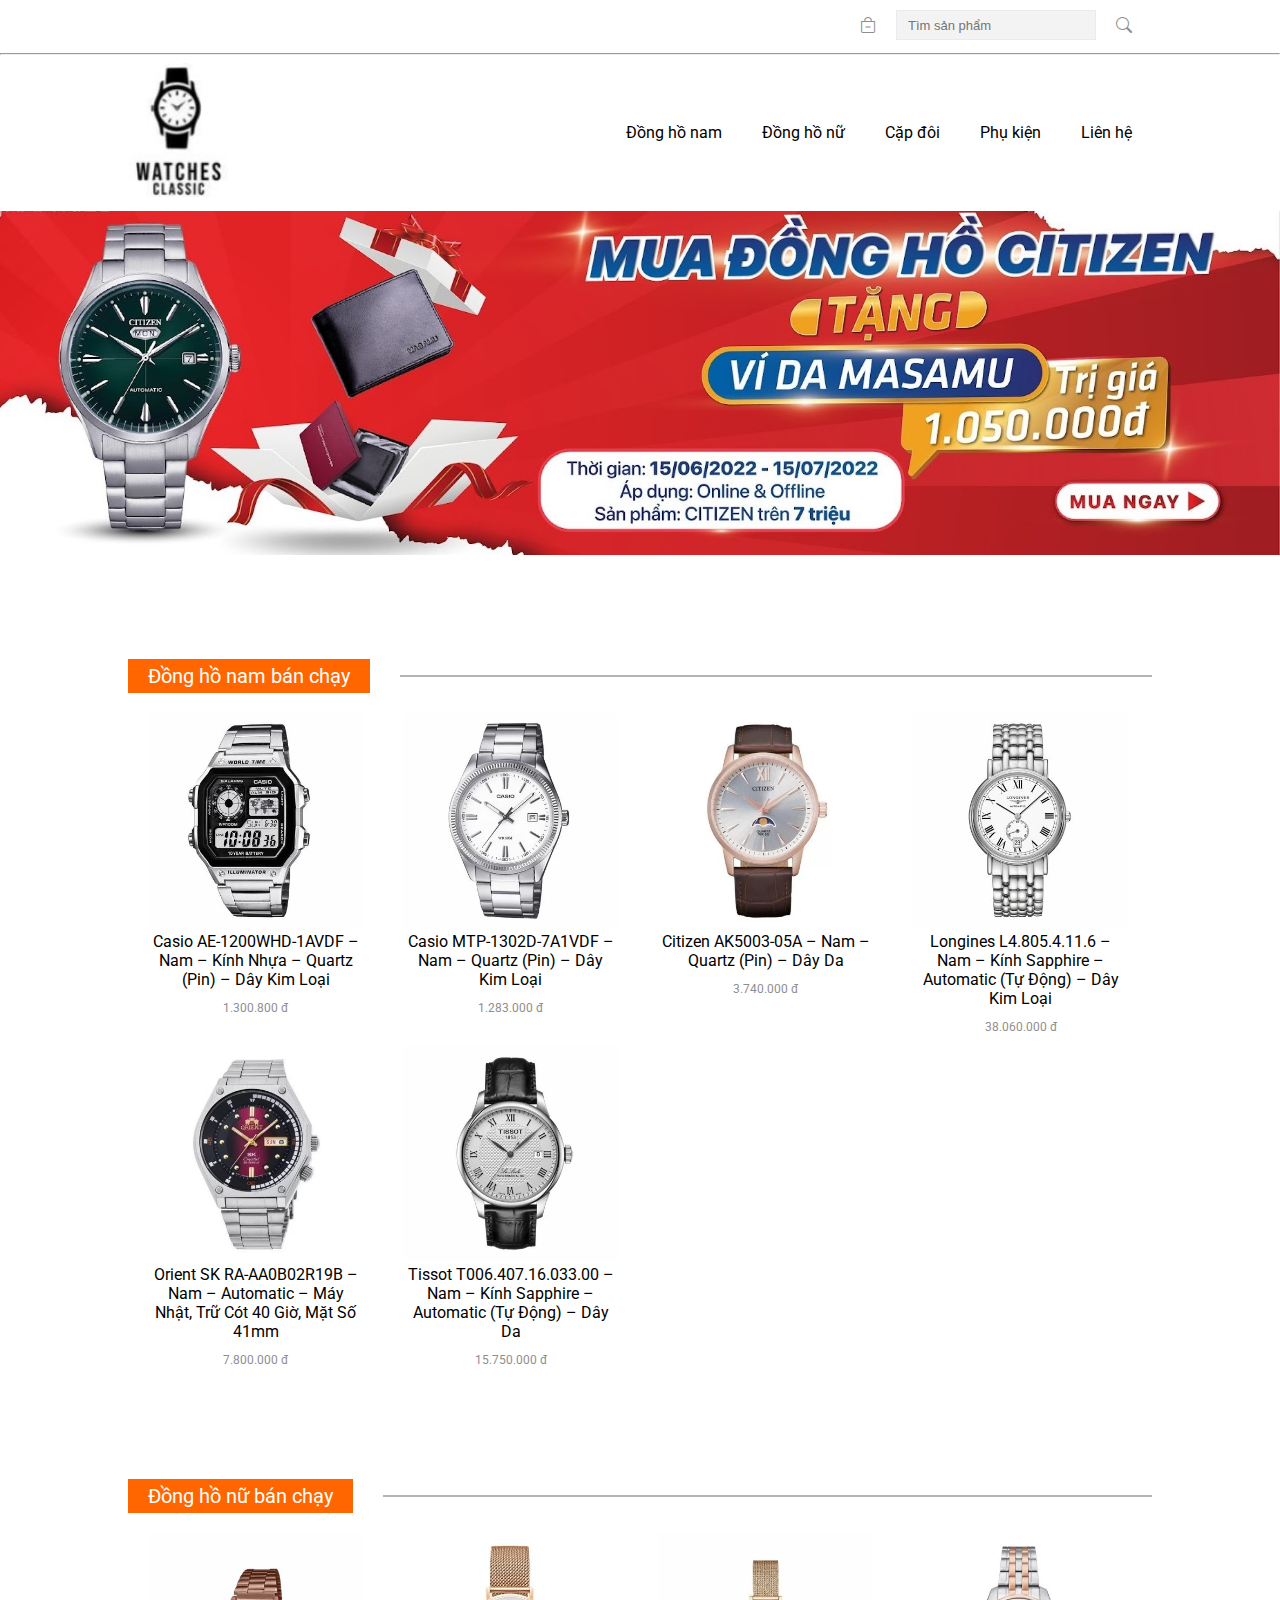
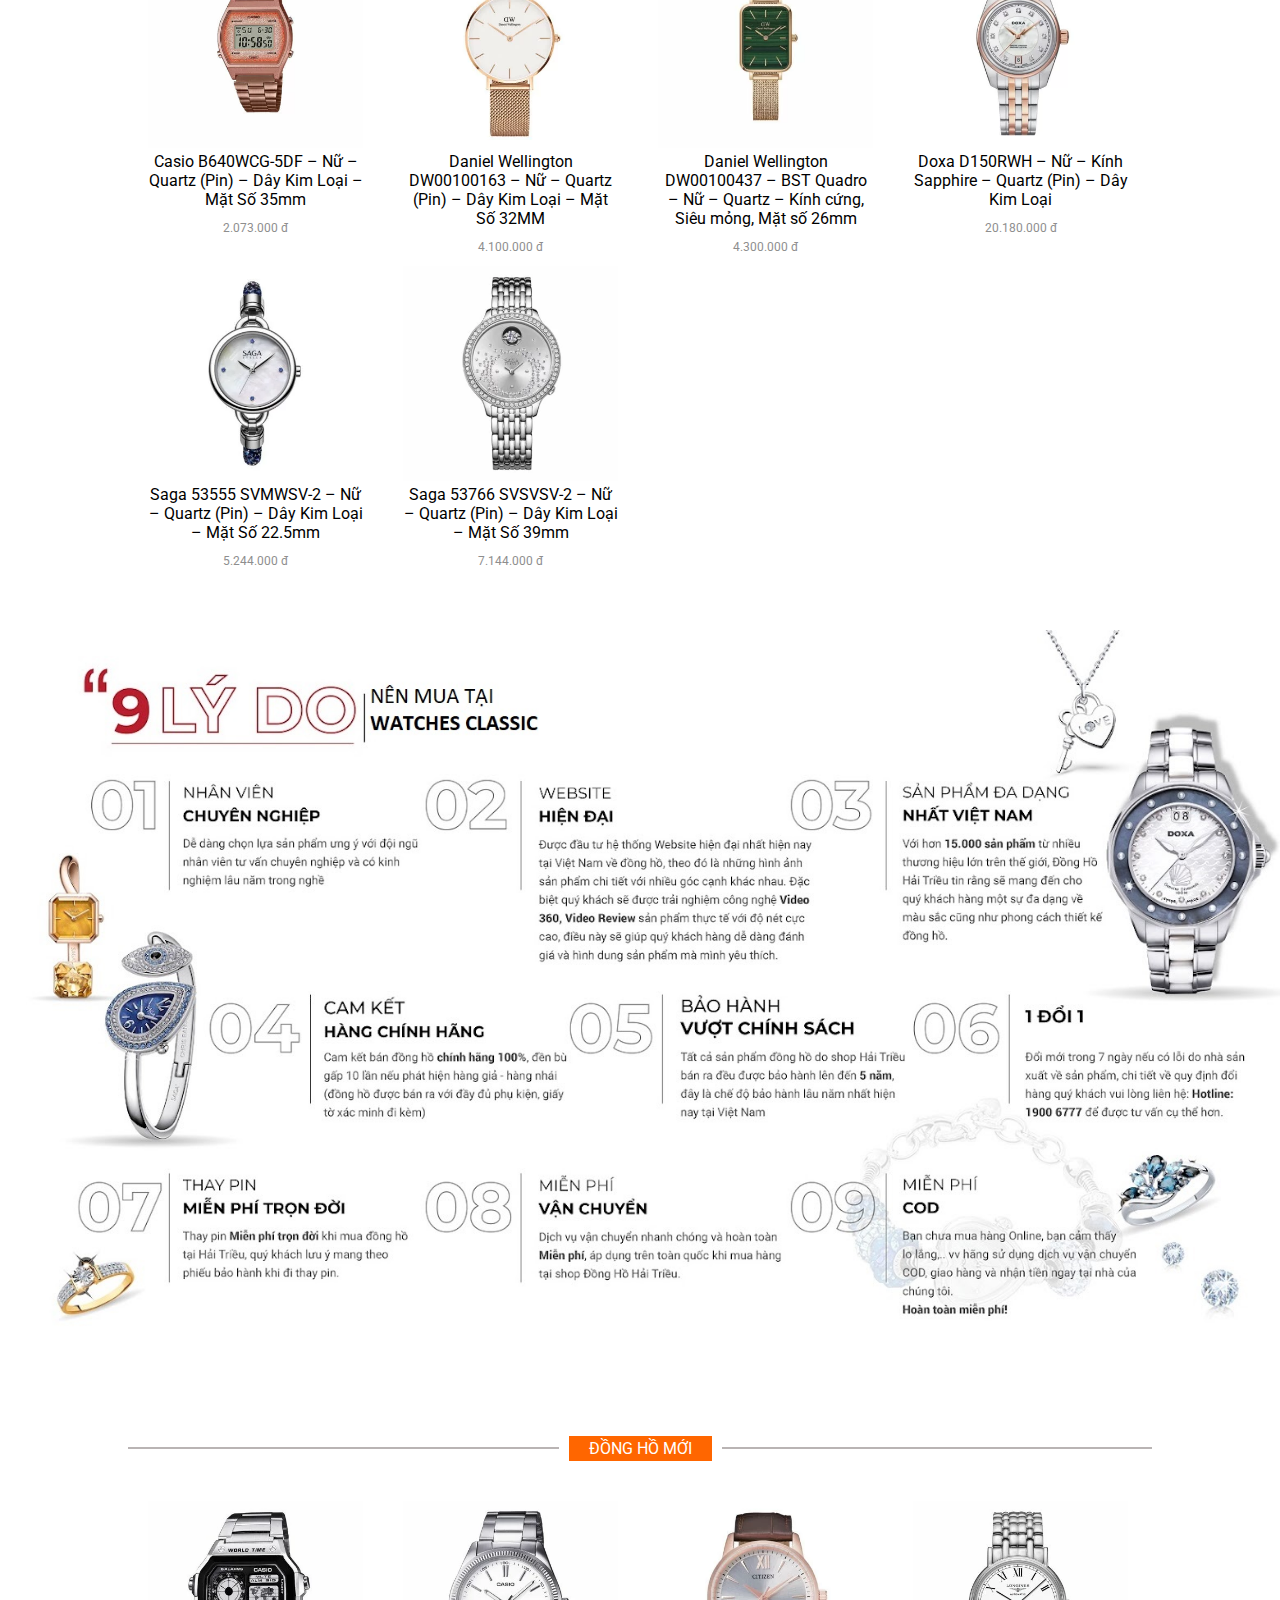
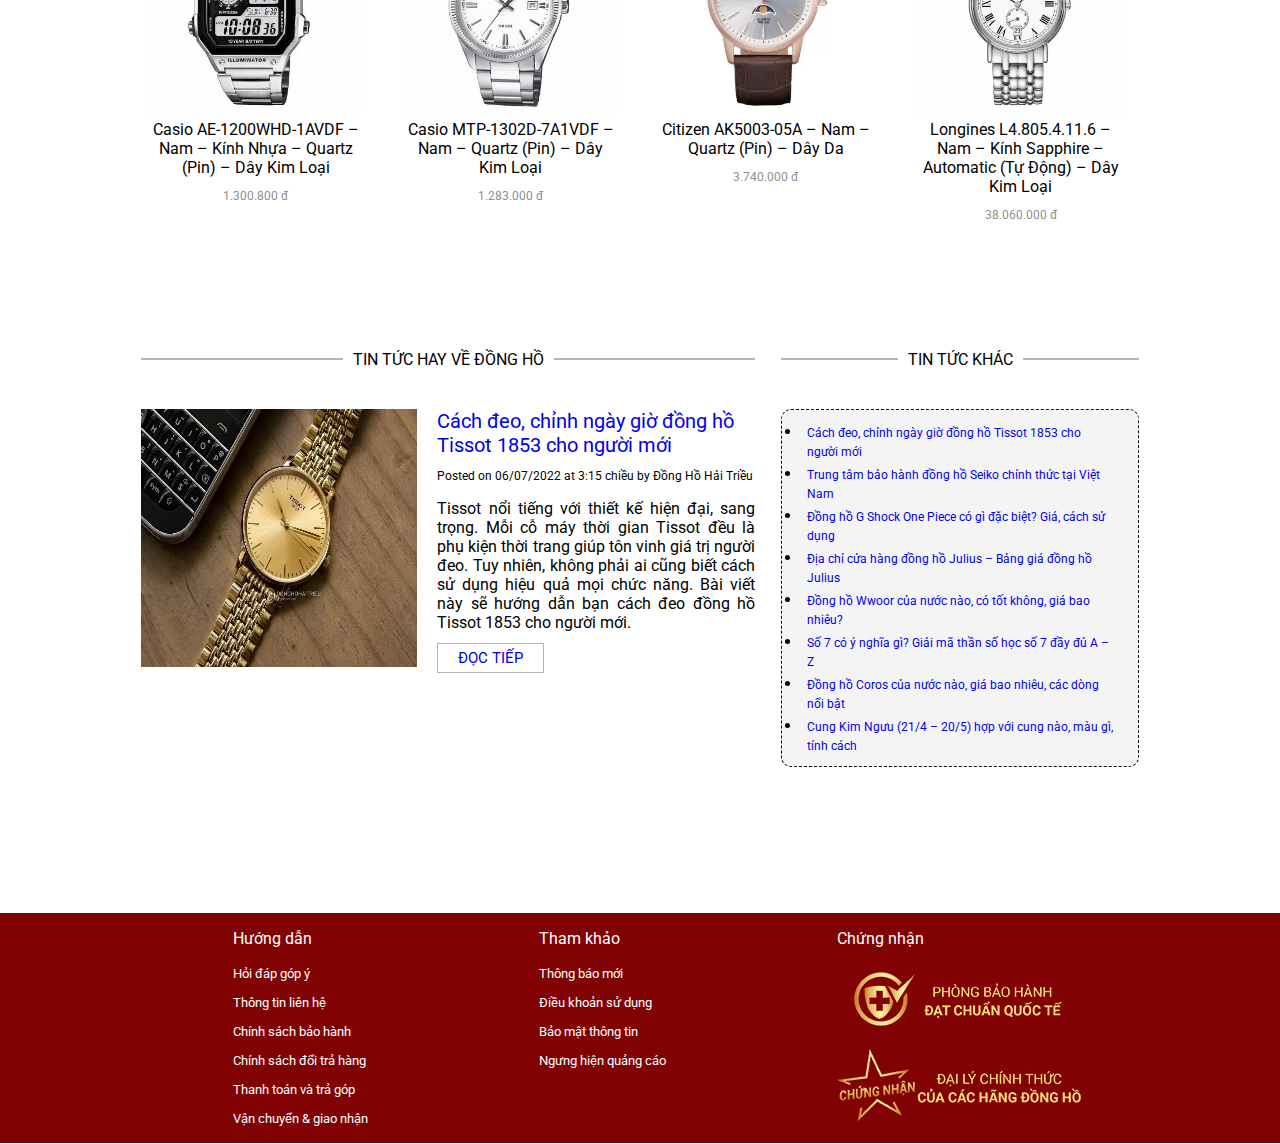
<file: index.html>
<!DOCTYPE html>
<html lang="en">
  <head>
    <meta charset="UTF-8" />
    <meta http-equiv="X-UA-Compatible" content="IE=edge" />
    <meta name="viewport" content="width=device-width, initial-scale=1.0" />
    <title>WATCHES CLASSIC</title>
    <link
      href="https://fonts.googleapis.com/css2?family=Roboto:ital,wght@0,100;0,300;0,400;0,500;0,700;0,900;1,300;1,400;1,500;1,700;1,900&display=swap"
      rel="stylesheet"
    />
    <link
      rel="stylesheet"
      href="https://cdn.jsdelivr.net/npm/bootstrap-icons@1.3.0/font/bootstrap-icons.css"
    />
    <link rel="shortcut icon" href="images/favicon.ico" type="image/x-icon" />
    <link rel="stylesheet" href="css/header-footer.css" />
    <link rel="stylesheet" href="css/home.css" />
  </head>
  <body>
    <div id="wrapper">
      <!-- header -->
      <div id="header">
        <div id="header-content">
          <!-- search -->
          <div id="search">
            <a href="/cart.html">
              <i class="bi bi-bag-dash"></i>
            </a>
            <input type="text" placeholder="Tìm sản phẩm " />
            <a href="products.html">
              <i class="bi bi-search"></i>
            </a>
          </div>
          <hr />
          <!-- nav-bar -->
          <div id="main-nav">
            <a href="/" class="logo">
              <img src="images/logo.jpg" class="logo-image" alt="" />
            </a>
            <ul class="nav-menu">
              <li class="nav-item">
                <a href="products.html">Đồng hồ nam</a>
              </li>
              <li class="nav-item">
                <a href="products.html">Đồng hồ nữ</a>
              </li>
              <li class="nav-item">
                <a href="products.html">Cặp đôi</a>
              </li>
              <li class="nav-item">
                <a href="products.html">Phụ kiện</a>
              </li>
              <li class="nav-item">
                <a href="contact.html">Liên hệ</a>
              </li>
            </ul>
          </div>
        </div>
      </div>
      <!-- content  -->
      <div id="content">
        <!-- first banner  -->
        <div class="banner">
          <img src="images/banner.jpg" alt="" />
        </div>

        <!-- list porducts  -->
        <div class="products">
          <div class="title">
            <p>Đồng hồ nam bán chạy</p>
          </div>
          <div class="list-items">
            <div class="item">
              <a href="detail.html"
                ><img src="images/item-1.webp" class="img-item" alt=""
              /></a>
              <a href="detail.html"
                >Casio AE-1200WHD-1AVDF – Nam – Kính Nhựa – Quartz (Pin) – Dây
                Kim Loại</a
              >
              <p class="price">1.300.800 đ</p>
            </div>
            <div class="item">
              <a href="detail.html"
                ><img src="images/item-2.webp" class="img-item" alt=""
              /></a>
              <a href="detail.html"
                >Casio MTP-1302D-7A1VDF – Nam – Quartz (Pin) – Dây Kim Loại</a
              >
              <p class="price">1.283.000 đ</p>
            </div>
            <div class="item">
              <a href="detail.html"
                ><img src="images/item-3.webp" class="img-item" alt=""
              /></a>
              <a href="detail.html"
                >Citizen AK5003-05A – Nam – Quartz (Pin) – Dây Da</a
              >
              <p class="price">3.740.000 đ</p>
            </div>
            <div class="item">
              <a href="detail.html"
                ><img src="images/item-4.webp" class="img-item" alt=""
              /></a>
              <a href="detail.html"
                >Longines L4.805.4.11.6 – Nam – Kính Sapphire – Automatic (Tự
                Động) – Dây Kim Loại</a
              >
              <p class="price">38.060.000 đ</p>
            </div>
            <div class="item">
              <a href="detail.html"
                ><img src="images/item-5.webp" class="img-item" alt=""
              /></a>
              <a href="detail.html"
                >Orient SK RA-AA0B02R19B – Nam – Automatic – Máy Nhật, Trữ Cót
                40 Giờ, Mặt Số 41mm</a
              >
              <p class="price">7.800.000 đ</p>
            </div>
            <div class="item">
              <a href="detail.html"
                ><img src="images/item-6.webp" class="img-item" alt=""
              /></a>
              <a href="detail.html"
                >Tissot T006.407.16.033.00 – Nam – Kính Sapphire – Automatic (Tự
                Động) – Dây Da</a
              >
              <p class="price">15.750.000 đ</p>
            </div>
          </div>
        </div>
        <div class="products">
          <div class="title">
            <p>Đồng hồ nữ bán chạy</p>
          </div>
          <div class="list-items">
            <div class="item">
              <a href="detail.html"
                ><img src="images/item-n-1.webp" class="img-item" alt=""
              /></a>
              <a href="detail.html"
                >Casio B640WCG-5DF – Nữ – Quartz (Pin) – Dây Kim Loại – Mặt Số
                35mm</a
              >
              <p class="price">2.073.000 đ</p>
            </div>
            <div class="item">
              <a href="detail.html"
                ><img src="images/item-n-2.webp" class="img-item" alt=""
              /></a>
              <a href="detail.html"
                >Daniel Wellington DW00100163 – Nữ – Quartz (Pin) – Dây Kim Loại
                – Mặt Số 32MM</a
              >
              <p class="price">4.100.000 đ</p>
            </div>
            <div class="item">
              <a href="detail.html"
                ><img src="images/item-n-3.webp" class="img-item" alt=""
              /></a>
              <a href="detail.html"
                >Daniel Wellington DW00100437 – BST Quadro – Nữ – Quartz – Kính
                cứng, Siêu mỏng, Mặt số 26mm</a
              >
              <p class="price">4.300.000 đ</p>
            </div>
            <div class="item">
              <a href="detail.html"
                ><img src="images/item-n-4.webp" class="img-item" alt=""
              /></a>
              <a href="detail.html"
                >Doxa D150RWH – Nữ – Kính Sapphire – Quartz (Pin) – Dây Kim
                Loại</a
              >
              <p class="price">20.180.000 đ</p>
            </div>
            <div class="item">
              <a href="detail.html"
                ><img src="images/item-n-5.webp" class="img-item" alt=""
              /></a>
              <a href="detail.html"
                >Saga 53555 SVMWSV-2 – Nữ – Quartz (Pin) – Dây Kim Loại – Mặt Số
                22.5mm</a
              >
              <p class="price">5.244.000 đ</p>
            </div>
            <div class="item">
              <a href="detail.html"
                ><img src="images/item-n-6.webp" class="img-item" alt=""
              /></a>
              <a href="detail.html"
                >Saga 53766 SVSVSV-2 – Nữ – Quartz (Pin) – Dây Kim Loại – Mặt Số
                39mm</a
              >
              <p class="price">7.144.000 đ</p>
            </div>
          </div>
        </div>

        <!-- seccond banner  -->
        <img
          src="images/intro.jpg"
          style="width: 100%; margin-top: 50px"
          alt=""
        />
        <div class="products" style="margin-top: 80px; margin-bottom: 50px">
          <div>
            <p class="new-products">
              <span
                style="
                  background-color: #ff6600;
                  padding: 3px 20px;
                  color: white;
                "
                >Đồng hồ mới</span
              >
            </p>
          </div>
          <div class="list-items">
            <div class="item">
              <a href="detail.html"
                ><img src="images/item-1.webp" class="img-item" alt=""
              /></a>
              <a href="detail.html"
                >Casio AE-1200WHD-1AVDF – Nam – Kính Nhựa – Quartz (Pin) – Dây
                Kim Loại</a
              >
              <p class="price">1.300.800 đ</p>
            </div>
            <div class="item">
              <a href="detail.html"
                ><img src="images/item-2.webp" class="img-item" alt=""
              /></a>
              <a href="detail.html"
                >Casio MTP-1302D-7A1VDF – Nam – Quartz (Pin) – Dây Kim Loại</a
              >
              <p class="price">1.283.000 đ</p>
            </div>
            <div class="item">
              <a href="detail.html"
                ><img src="images/item-3.webp" class="img-item" alt=""
              /></a>
              <a href="detail.html"
                >Citizen AK5003-05A – Nam – Quartz (Pin) – Dây Da</a
              >
              <p class="price">3.740.000 đ</p>
            </div>
            <div class="item">
              <a href="detail.html"
                ><img src="images/item-4.webp" class="img-item" alt=""
              /></a>
              <a href="detail.html"
                >Longines L4.805.4.11.6 – Nam – Kính Sapphire – Automatic (Tự
                Động) – Dây Kim Loại</a
              >
              <p class="price">38.060.000 đ</p>
            </div>
          </div>
        </div>
        <div id="blogs">
          <div id="main-blog">
            <p class="blog-title">Tin tức hay về đồng hồ</p>
            <div class="blog-content">
              <img src="images/blog.webp" alt="" />
              <div class="">
                <a href="blog.html"
                  >Cách đeo, chỉnh ngày giờ đồng hồ Tissot 1853 cho người mới</a
                >
                <p class="time">
                  Posted on 06/07/2022 at 3:15 chiều by Đồng Hồ Hải Triều
                </p>
                <p class="content">
                  Tissot nổi tiếng với thiết kế hiện đại, sang trọng. Mỗi cỗ máy
                  thời gian Tissot đều là phụ kiện thời trang giúp tôn vinh giá
                  trị người đeo. Tuy nhiên, không phải ai cũng biết cách sử dụng
                  hiệu quả mọi chức năng. Bài viết này sẽ hướng dẫn bạn cách đeo
                  đồng hồ Tissot 1853 cho người mới.
                </p>
                <a class="btn-more" href="blog.html">Đọc tiếp</a>
              </div>
            </div>
          </div>
          <div id="other-blogs">
            <p class="blog-title">Tin tức khác</p>
            <ul class="list-blogs">
              <li class="blog">
                <a href="blog.html"
                  >Cách đeo, chỉnh ngày giờ đồng hồ Tissot 1853 cho người mới</a
                >
              </li>
              <li class="blog">
                <a href="blog.html"
                  >Trung tâm bảo hành đồng hồ Seiko chính thức tại Việt Nam</a
                >
              </li>
              <li class="blog">
                <a href="blog.html"
                  >Đồng hồ G Shock One Piece có gì đặc biệt? Giá, cách sử
                  dụng</a
                >
              </li>
              <li class="blog">
                <a href="blog.html"
                  >Địa chỉ cửa hàng đồng hồ Julius – Bảng giá đồng hồ Julius</a
                >
              </li>
              <li class="blog">
                <a href="blog.html"
                  >Đồng hồ Wwoor của nước nào, có tốt không, giá bao nhiêu?</a
                >
              </li>
              <li class="blog">
                <a href="blog.html"
                  >Số 7 có ý nghĩa gì? Giải mã thần số học số 7 đầy đủ A – Z</a
                >
              </li>
              <li class="blog">
                <a href="blog.html"
                  >Đồng hồ Coros của nước nào, giá bao nhiêu, các dòng nổi
                  bật</a
                >
              </li>
              <li class="blog">
                <a href="blog.html"
                  >Cung Kim Ngưu (21/4 – 20/5) hợp với cung nào, màu gì, tính
                  cách</a
                >
              </li>
            </ul>
          </div>
        </div>
      </div>
      <!-- footer  -->
      <div id="footer">
        <div id="footer-content">
          <div class="intro">
            <ul>
              <li style="margin-bottom: 15px">
                <a style="font-size: 16px" href="">Hướng dẫn</a>
              </li>
              <li><a href="">Hỏi đáp góp ý</a></li>
              <li><a href="">Thông tin liên hệ</a></li>
              <li><a href="">Chính sách bảo hành</a></li>
              <li><a href="">Chính sách đổi trả hàng</a></li>
              <li><a href="">Thanh toán và trả góp</a></li>
              <li><a href="">Vận chuyển & giao nhận</a></li>
            </ul>
          </div>
          <div class="intro">
            <ul>
              <li style="margin-bottom: 15px">
                <a style="font-size: 16px" href="">Tham khảo</a>
              </li>
              <li><a href="">Thông báo mới</a></li>
              <li><a href="">Điều khoản sử dụng</a></li>
              <li><a href="">Bảo mật thông tin</a></li>
              <li><a href="">Ngưng hiện quảng cáo</a></li>
            </ul>
          </div>
          <div class="intro">
            <ul>
              <li style="margin-bottom: 15px">
                <a style="font-size: 16px" href="">Chứng nhận</a>
              </li>
              <li><img src="images/sc-1.webp" alt="" /></li>
              <li><img src="images/sc-2.webp" alt="" /></li>
            </ul>
          </div>
        </div>
      </div>
    </div>
  </body>
</html>
</file>
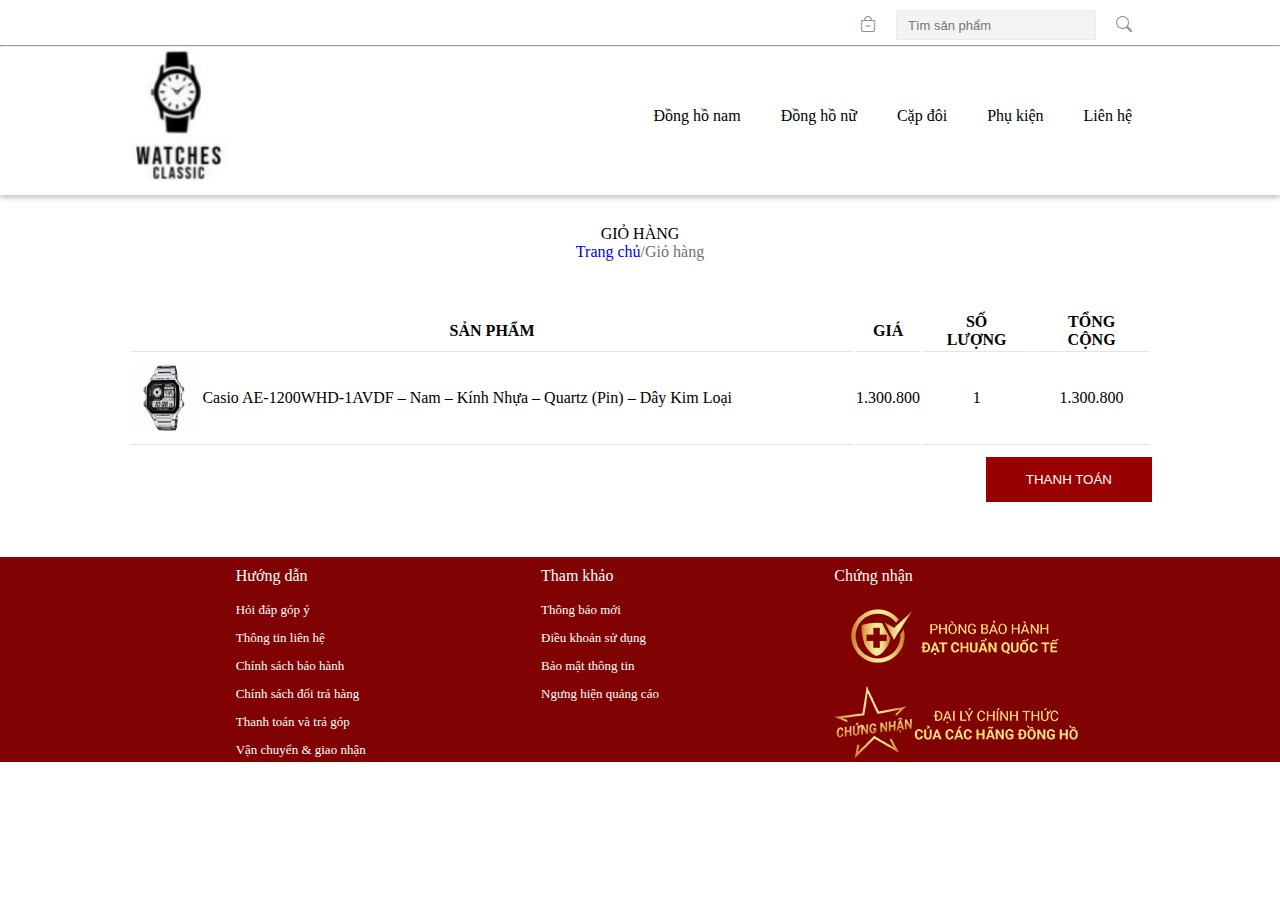
<file: cart.html>
<!DOCTYPE html>
<html lang="en">
  <head>
    <meta charset="UTF-8" />
    <meta http-equiv="X-UA-Compatible" content="IE=edge" />
    <meta name="viewport" content="width=device-width, initial-scale=1.0" />
    <title>Document</title>
    <link
      href="https://fonts.googleapis.com/css2?family=Roboto:ital,wght@0,100;0,300;0,400;0,500;0,700;0,900;1,300;1,400;1,500;1,700;1,900&display=swap"
      rel="stylesheet"
    />
    <link
      rel="stylesheet"
      href="https://cdn.jsdelivr.net/npm/bootstrap-icons@1.3.0/font/bootstrap-icons.css"
    />
    <link rel="shortcut icon" href="images/favicon.ico" type="image/x-icon" />
    <link rel="stylesheet" href="css/header-footer.css" />
    <link rel="stylesheet" href="css/cart.css" />
  </head>
  <body>
    <div id="wrapper">
      <!-- header -->
      <div id="header">
        <div id="header-content">
          <!-- search -->
          <div id="search">
            <a href="/cart.html">
              <i class="bi bi-bag-dash"></i>
            </a>
            <input type="text" placeholder="Tìm sản phẩm " />
            <a href="products.html">
              <i class="bi bi-search"></i>
            </a>
          </div>
          <hr />
          <!-- nav-bar -->
          <div id="main-nav">
            <a href="/" class="logo">
              <img src="images/logo.jpg" class="logo-image" alt="" />
            </a>
            <ul class="nav-menu">
              <li class="nav-item">
                <a href="products.html">Đồng hồ nam</a>
              </li>
              <li class="nav-item">
                <a href="products.html">Đồng hồ nữ</a>
              </li>
              <li class="nav-item">
                <a href="products.html">Cặp đôi</a>
              </li>
              <li class="nav-item">
                <a href="products.html">Phụ kiện</a>
              </li>
              <li class="nav-item">
                <a href="contact.html">Liên hệ</a>
              </li>
            </ul>
          </div>
        </div>
      </div>
      <div id="content">
        <p class="text-center uppercase-text">Giỏ hàng</p>
        <p class="text-center color-gray">
          <a href="/">Trang chủ</a><span>/Giỏ hàng</span>
        </p>

        <div id="cart-bills">
          <div class="items">
            <table>
              <thead>
                <tr>
                  <th style="text-transform: uppercase; padding: 0 15px">
                    Sản phẩm
                  </th>
                  <th style="text-transform: uppercase; padding: 0 15px">
                    Giá
                  </th>
                  <th style="text-transform: uppercase; padding: 0 15px">
                    Số lượng
                  </th>
                  <th style="text-transform: uppercase; padding: 0 15px">
                    Tổng cộng
                  </th>
                </tr>
              </thead>
              <tbody>
                <tr>
                  <td
                    style="
                      text-align: center;
                      display: flex;
                      align-items: center;
                    "
                  >
                    <img src="images/item-1.webp" alt="" class="img-product" />
                    <p class="name-product">
                      Casio AE-1200WHD-1AVDF – Nam – Kính Nhựa – Quartz (Pin) –
                      Dây Kim Loại
                    </p>
                  </td>
                  <td style="text-align: center">
                    <p>1.300.800</p>
                  </td>
                  <td style="text-align: center">
                    <p>1</p>
                  </td>
                  <td style="text-align: center">
                    <p>1.300.800</p>
                  </td>
                </tr>
              </tbody>
            </table>
          </div>
        </div>
        <button id="open-bill" class="btn-cart"">
          Thanh toán
        </button>
        <div class="bills" id="bills">
          <div class="bill-content">
              <p class="uppercase-text text-center" style="margin-bottom:20px ;">Thông tin khác hàng</p>
              <form action="">
                    <label for="fullname">Họ và tên</label>
                    <input type="text" id="fullname" class="info-customer">
                    <label for="email">Email</label>
                    <input type="text" id="email" class="info-customer">
                    <label for="address">Địa chỉ</label>
                    <input type="text" id="address" class="info-customer">
              </form>
               <button class="btn-send"">
                    Gửi
                </button>
          </div>
        </div>
      </div>
      <!-- footer  -->
      <div id="footer">
        <div id="footer-content">
          <div class="intro">
            <ul>
              <li style="margin-bottom: 15px">
                <a style="font-size: 16px" href="">Hướng dẫn</a>
              </li>
              <li><a href="">Hỏi đáp góp ý</a></li>
              <li><a href="">Thông tin liên hệ</a></li>
              <li><a href="">Chính sách bảo hành</a></li>
              <li><a href="">Chính sách đổi trả hàng</a></li>
              <li><a href="">Thanh toán và trả góp</a></li>
              <li><a href="">Vận chuyển & giao nhận</a></li>
            </ul>
          </div>
          <div class="intro">
            <ul>
              <li style="margin-bottom: 15px">
                <a style="font-size: 16px" href="">Tham khảo</a>
              </li>
              <li><a href="">Thông báo mới</a></li>
              <li><a href="">Điều khoản sử dụng</a></li>
              <li><a href="">Bảo mật thông tin</a></li>
              <li><a href="">Ngưng hiện quảng cáo</a></li>
            </ul>
          </div>
          <div class="intro">
            <ul>
              <li style="margin-bottom: 15px">
                <a style="font-size: 16px" href="">Chứng nhận</a>
              </li>
              <li><img src="images/sc-1.webp" alt="" /></li>
              <li><img src="images/sc-2.webp" alt="" /></li>
            </ul>
          </div>
        </div>
      </div>
    </div>
  </body>
  <script>
    const openBill = document.getElementById("open-bill");
    const bill = document.getElementById("bills");
    openBill.onclick = function() {
        bill.style.display = "block";
    }
    window.onclick = function(event) {
        if (event.target == bill) {
            bill.style.display = "none";
        }
    }
  </script>
</html>
</file>
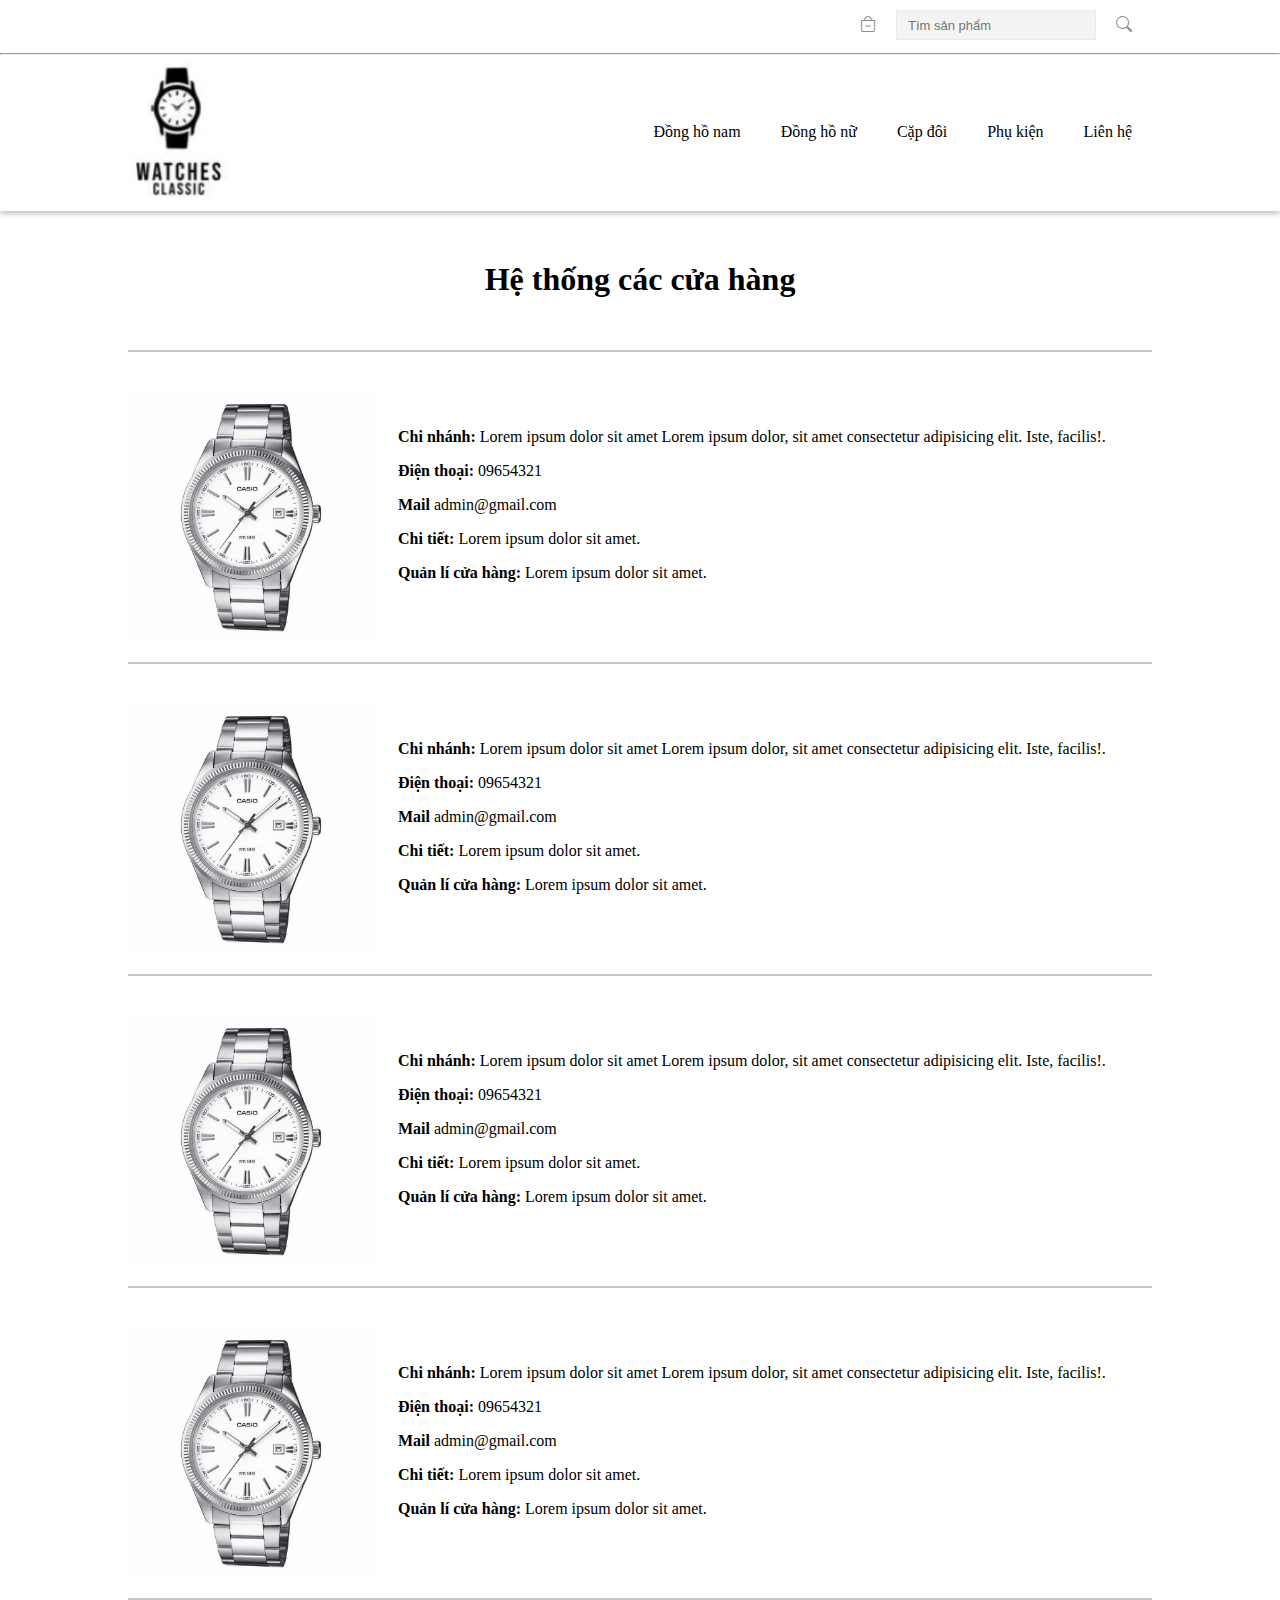
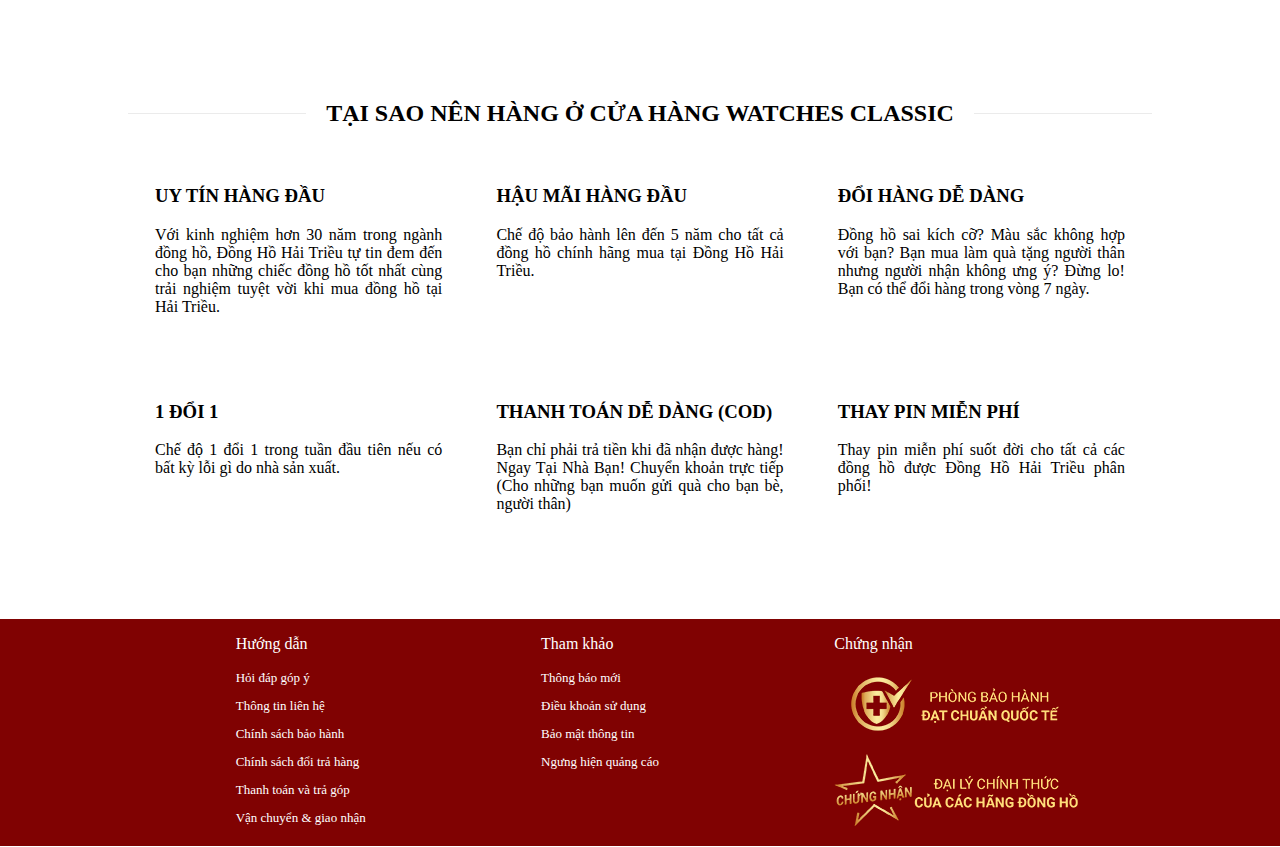
<file: contact.html>
<!DOCTYPE html>
<html lang="en">
  <head>
    <meta charset="UTF-8" />
    <meta http-equiv="X-UA-Compatible" content="IE=edge" />
    <meta name="viewport" content="width=device-width, initial-scale=1.0" />
    <title>Document</title>
    <link
      href="https://fonts.googleapis.com/css2?family=Roboto:ital,wght@0,100;0,300;0,400;0,500;0,700;0,900;1,300;1,400;1,500;1,700;1,900&display=swap"
      rel="stylesheet"
    />
    <link
      rel="stylesheet"
      href="https://cdn.jsdelivr.net/npm/bootstrap-icons@1.3.0/font/bootstrap-icons.css"
    />
    <link rel="shortcut icon" href="images/favicon.ico" type="image/x-icon" />
    <link rel="stylesheet" href="css/header-footer.css" />
    <link rel="stylesheet" href="css/contact.css" />
  </head>
  <body>
    <div id="wrapper">
      <div id="header">
        <div id="header-content">
          <!-- search -->
          <div id="search">
            <a href="/">
              <i class="bi bi-bag-dash"></i>
            </a>
            <input type="text" placeholder="Tìm sản phẩm " />
            <a href="products.html">
              <i class="bi bi-search"></i>
            </a>
          </div>
          <hr />
          <!-- nav-bar -->
          <div id="main-nav">
            <a href="/" class="logo">
              <img src="images/logo.jpg" class="logo-image" alt="" />
            </a>
            <ul class="nav-menu">
              <li class="nav-item">
                <a href="/products.html">Đồng hồ nam</a>
              </li>
              <li class="nav-item">
                <a href="/products.html">Đồng hồ nữ</a>
              </li>
              <li class="nav-item">
                <a href="/products.html">Cặp đôi</a>
              </li>
              <li class="nav-item">
                <a href="/products.html">Phụ kiện</a>
              </li>
              <li class="nav-item">
                <a href="/contact.html">Liên hệ</a>
              </li>
            </ul>
          </div>
        </div>
      </div>

      <div id="content">
        <div class="title text-center">
          <h1>Hệ thống các cửa hàng</h1>
        </div>
        <div class="store">
          <img src="images/item-2.webp" alt="" />
          <div class="detail">
            <p>
              <strong>Chi nhánh:</strong> Lorem ipsum dolor sit amet Lorem ipsum
              dolor, sit amet consectetur adipisicing elit. Iste, facilis!.
            </p>
            <p><strong>Điện thoại:</strong> 09654321</p>
            <p><strong>Mail</strong> admin@gmail.com</p>
            <p><strong>Chi tiết:</strong> Lorem ipsum dolor sit amet.</p>
            <p>
              <strong>Quản lí cửa hàng:</strong> Lorem ipsum dolor sit amet.
            </p>
          </div>
        </div>
        <div class="store">
          <img src="images/item-2.webp" alt="" />
          <div class="detail">
            <p>
              <strong>Chi nhánh:</strong> Lorem ipsum dolor sit amet Lorem ipsum
              dolor, sit amet consectetur adipisicing elit. Iste, facilis!.
            </p>
            <p><strong>Điện thoại:</strong> 09654321</p>
            <p><strong>Mail</strong> admin@gmail.com</p>
            <p><strong>Chi tiết:</strong> Lorem ipsum dolor sit amet.</p>
            <p>
              <strong>Quản lí cửa hàng:</strong> Lorem ipsum dolor sit amet.
            </p>
          </div>
        </div>
        <div class="store">
          <img src="images/item-2.webp" alt="" />
          <div class="detail">
            <p>
              <strong>Chi nhánh:</strong> Lorem ipsum dolor sit amet Lorem ipsum
              dolor, sit amet consectetur adipisicing elit. Iste, facilis!.
            </p>
            <p><strong>Điện thoại:</strong> 09654321</p>
            <p><strong>Mail</strong> admin@gmail.com</p>
            <p><strong>Chi tiết:</strong> Lorem ipsum dolor sit amet.</p>
            <p>
              <strong>Quản lí cửa hàng:</strong> Lorem ipsum dolor sit amet.
            </p>
          </div>
        </div>
        <div class="store">
          <img src="images/item-2.webp" alt="" />
          <div class="detail">
            <p>
              <strong>Chi nhánh:</strong> Lorem ipsum dolor sit amet Lorem ipsum
              dolor, sit amet consectetur adipisicing elit. Iste, facilis!.
            </p>
            <p><strong>Điện thoại:</strong> 09654321</p>
            <p><strong>Mail</strong> admin@gmail.com</p>
            <p><strong>Chi tiết:</strong> Lorem ipsum dolor sit amet.</p>
            <p>
              <strong>Quản lí cửa hàng:</strong> Lorem ipsum dolor sit amet.
            </p>
          </div>
        </div>
        <div class="sp-content">
          <h2 class="text-center">
            <span> Tại sao nên hàng ở cửa hàng watches classic </span>
          </h2>
        </div>
        <div class="wrapper-sp-content">
          <div class="column">
            <div class="explain-content">
              <h3 class="uppercase">Uy Tín Hàng Đầu</h3>
              <p>
                Với kinh nghiệm hơn 30 năm trong ngành đồng hồ, Đồng Hồ Hải
                Triều tự tin đem đến cho bạn những chiếc đồng hồ tốt nhất cùng
                trải nghiệm tuyệt vời khi mua đồng hồ tại Hải Triều.
              </p>
            </div>
          </div>
          <div class="column">
            <div class="explain-content">
              <h3 class="uppercase">Hậu Mãi Hàng Đầu</h3>
              <p>
                Chế độ bảo hành lên đến 5 năm cho tất cả đồng hồ chính hãng mua
                tại Đồng Hồ Hải Triều.
              </p>
            </div>
          </div>
          <div class="column">
            <div class="explain-content">
              <h3 class="uppercase">Đổi Hàng Dễ Dàng</h3>
              <p>
                Đồng hồ sai kích cỡ? Màu sắc không hợp với bạn? Bạn mua làm quà
                tặng người thân nhưng người nhận không ưng ý? Đừng lo! Bạn có
                thể đổi hàng trong vòng 7 ngày.
              </p>
            </div>
          </div>
        </div>
        <div class="wrapper-sp-content">
          <div class="column">
            <div class="explain-content">
              <h3 class="uppercase">1 Đổi 1</h3>
              <p>
                Chế độ 1 đổi 1 trong tuần đầu tiên nếu có bất kỳ lỗi gì do nhà
                sản xuất.
              </p>
            </div>
          </div>
          <div class="column">
            <div class="explain-content">
              <h3 class="uppercase">Thanh Toán Dễ Dàng (COD)</h3>
              <p>
                Bạn chỉ phải trả tiền khi đã nhận được hàng! Ngay Tại Nhà Bạn!
                Chuyển khoản trực tiếp (Cho những bạn muốn gửi quà cho bạn bè,
                người thân)
              </p>
            </div>
          </div>
          <div class="column">
            <div class="explain-content">
              <h3 class="uppercase">THAY PIN MIỄN PHÍ</h3>
              <p>
                Thay pin miễn phí suốt đời cho tất cả các đồng hồ được Đồng Hồ
                Hải Triều phân phối!
              </p>
            </div>
          </div>
        </div>
      </div>

      <div id="footer">
        <div id="footer-content">
          <div class="intro">
            <ul>
              <li style="margin-bottom: 15px">
                <a style="font-size: 16px" href="">Hướng dẫn</a>
              </li>
              <li><a href="">Hỏi đáp góp ý</a></li>
              <li><a href="">Thông tin liên hệ</a></li>
              <li><a href="">Chính sách bảo hành</a></li>
              <li><a href="">Chính sách đổi trả hàng</a></li>
              <li><a href="">Thanh toán và trả góp</a></li>
              <li><a href="">Vận chuyển & giao nhận</a></li>
            </ul>
          </div>
          <div class="intro">
            <ul>
              <li style="margin-bottom: 15px">
                <a style="font-size: 16px" href="">Tham khảo</a>
              </li>
              <li><a href="">Thông báo mới</a></li>
              <li><a href="">Điều khoản sử dụng</a></li>
              <li><a href="">Bảo mật thông tin</a></li>
              <li><a href="">Ngưng hiện quảng cáo</a></li>
            </ul>
          </div>
          <div class="intro">
            <ul>
              <li style="margin-bottom: 15px">
                <a style="font-size: 16px" href="">Chứng nhận</a>
              </li>
              <li><img src="images/sc-1.webp" alt="" /></li>
              <li><img src="images/sc-2.webp" alt="" /></li>
            </ul>
          </div>
        </div>
      </div>
    </div>
  </body>
</html>
</file>
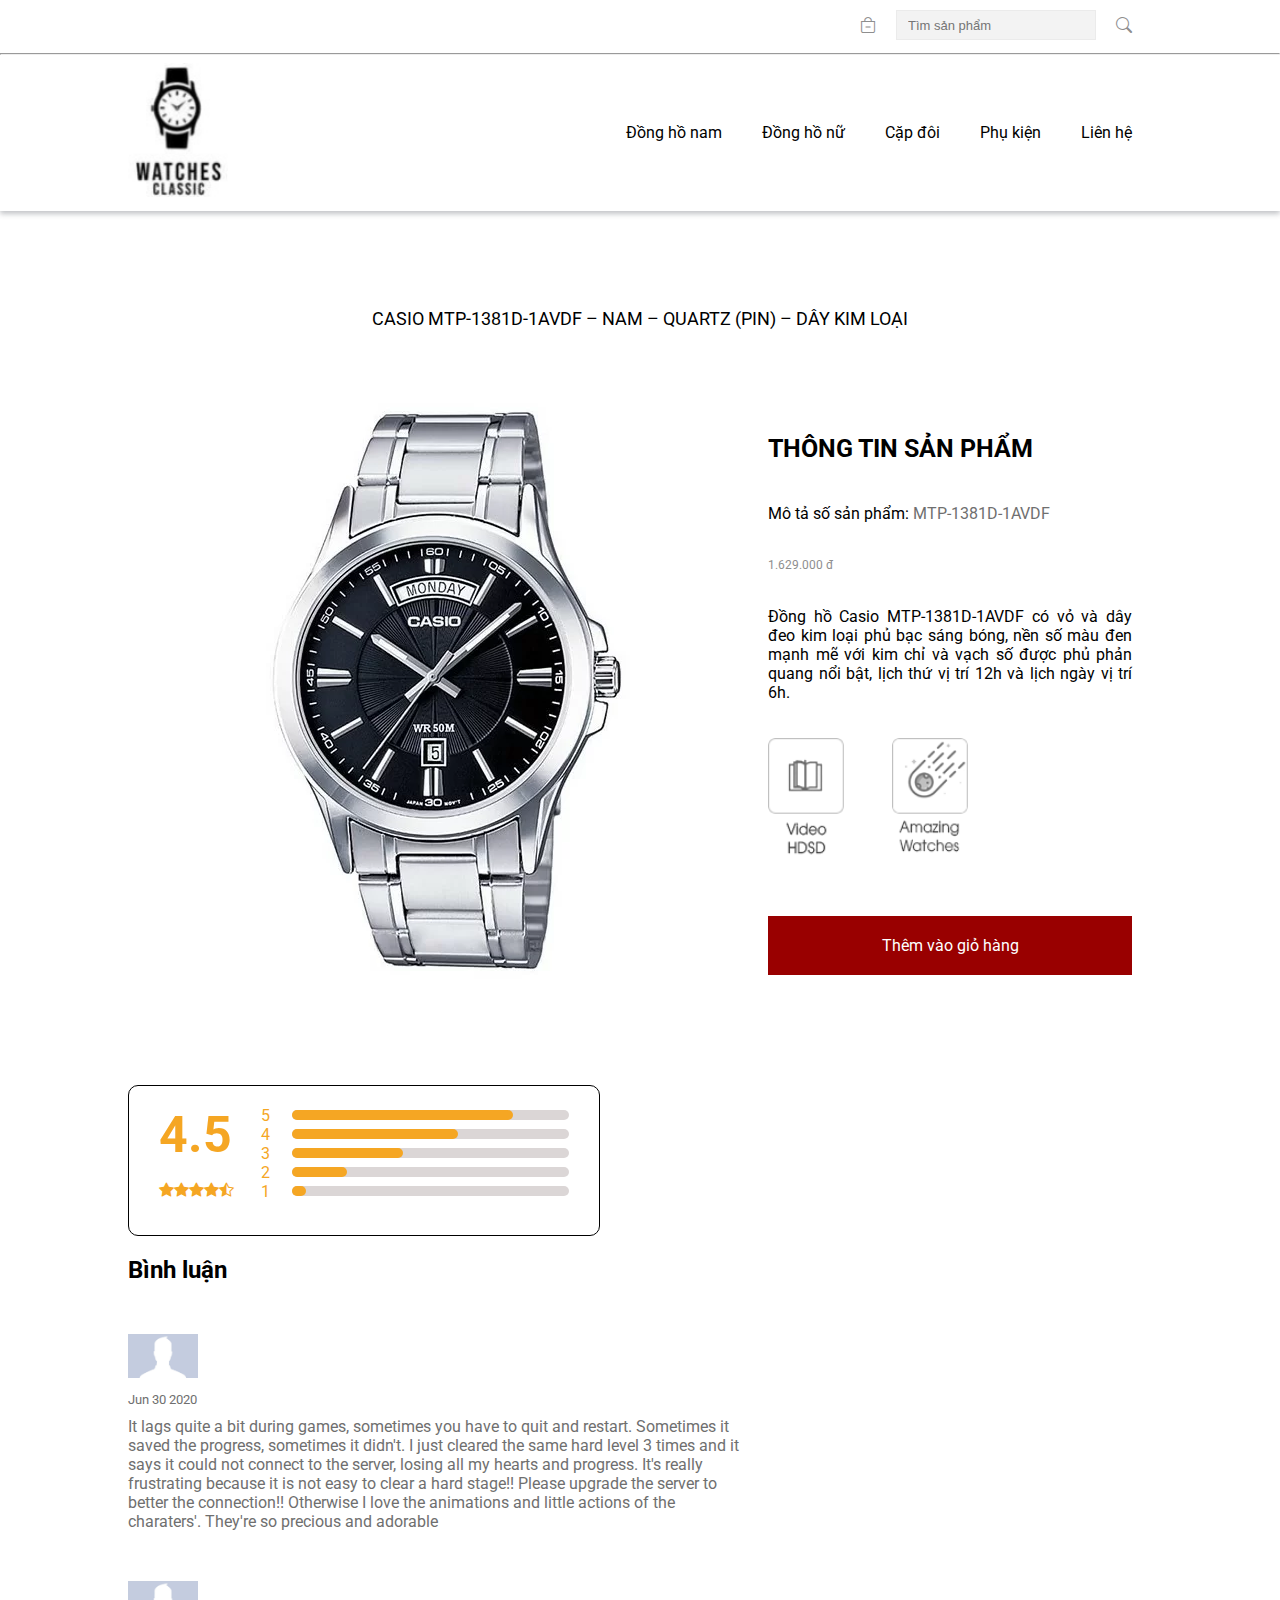
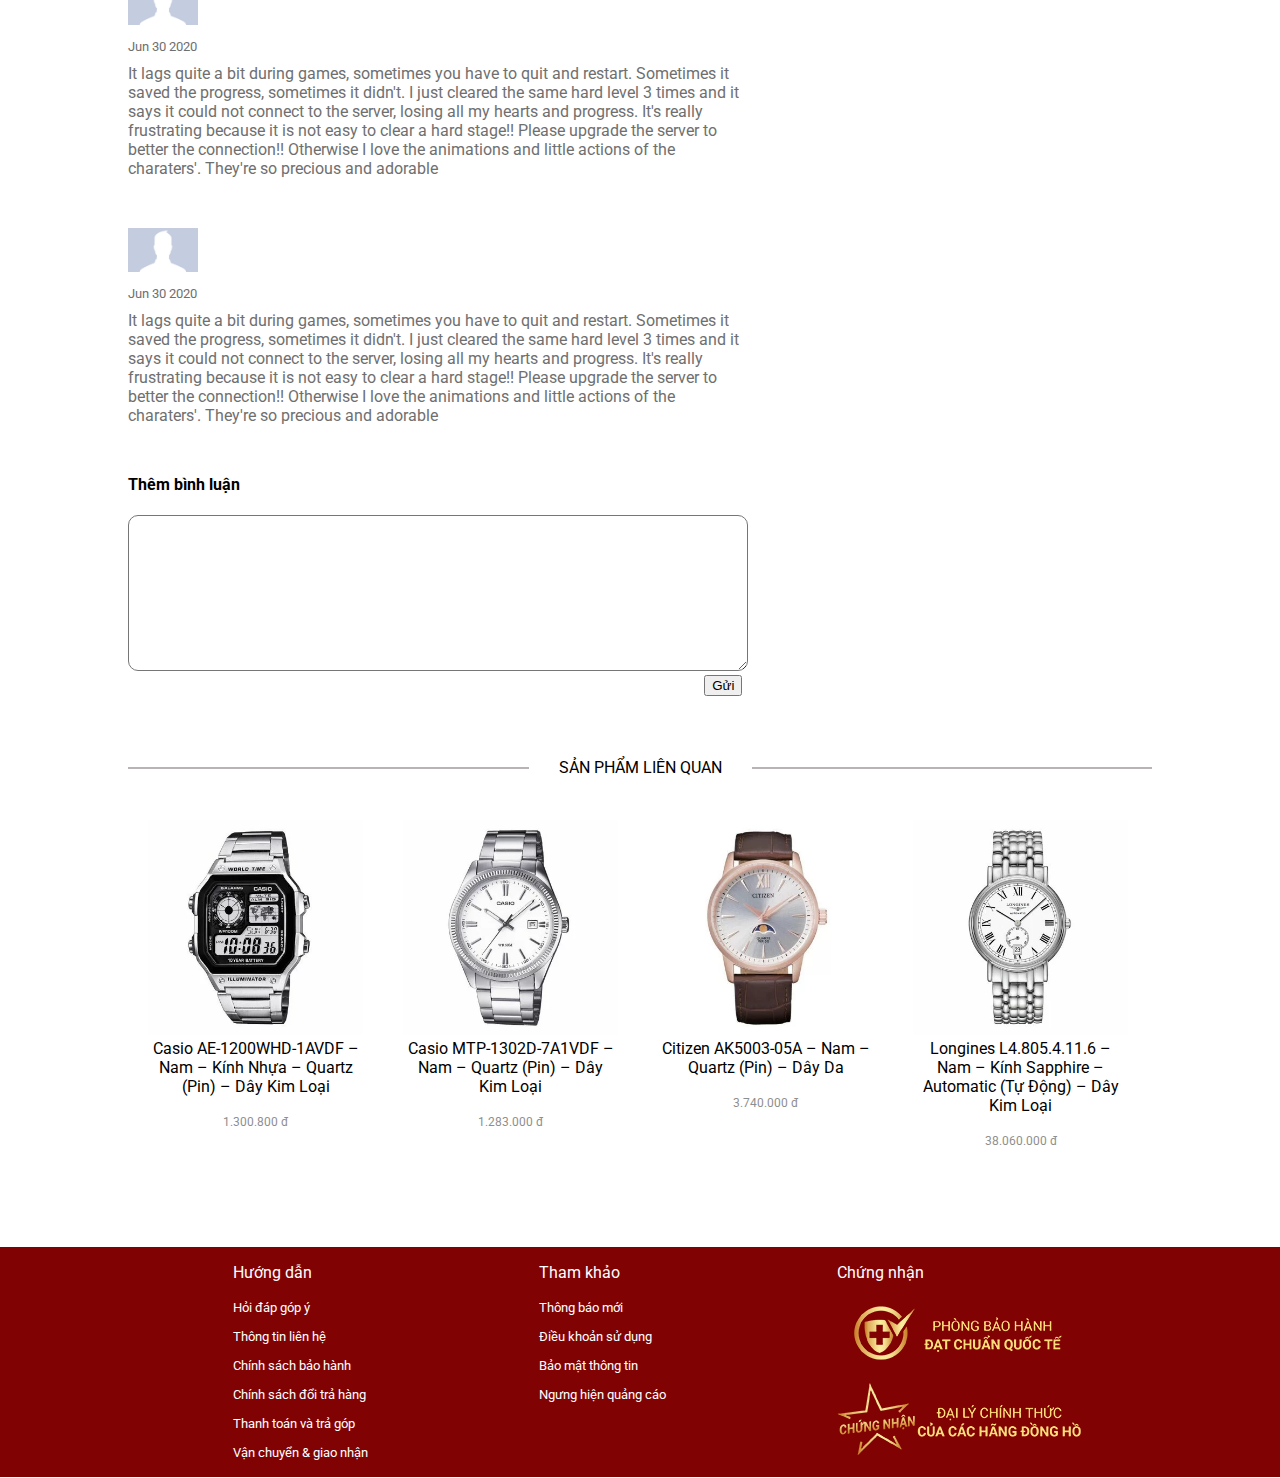
<file: detail.html>
<!DOCTYPE html>
<html lang="en">
  <head>
    <meta charset="UTF-8" />
    <meta http-equiv="X-UA-Compatible" content="IE=edge" />
    <meta name="viewport" content="width=device-width, initial-scale=1.0" />
    <title>SẢN PHẨM ABCXYZ</title>

    <link
      href="https://fonts.googleapis.com/css2?family=Roboto:ital,wght@0,100;0,300;0,400;0,500;0,700;0,900;1,300;1,400;1,500;1,700;1,900&display=swap"
      rel="stylesheet"
    />
    <link
      rel="stylesheet"
      href="https://cdn.jsdelivr.net/npm/bootstrap-icons@1.3.0/font/bootstrap-icons.css"
    />
    <link rel="shortcut icon" href="images/favicon.ico" type="image/x-icon" />
    <link rel="stylesheet" href="css/header-footer.css" />
    <link rel="stylesheet" href="css/detail.css" />
  </head>
  <body>
    <div id="wrapper">
      <!-- header  -->
      <div id="header">
        <div id="header-content">
          <!-- search -->
          <div id="search">
            <a href="/cart.html">
              <i class="bi bi-bag-dash"></i>
            </a>
            <input type="text" placeholder="Tìm sản phẩm " />
            <a href="products.html">
              <i class="bi bi-search"></i>
            </a>
          </div>
          <hr />
          <!-- nav-bar -->
          <div id="main-nav">
            <a href="/" class="logo">
              <img src="images/logo.jpg" class="logo-image" alt="" />
            </a>
            <ul class="nav-menu">
              <li class="nav-item">
                <a href="products.html">Đồng hồ nam</a>
              </li>
              <li class="nav-item">
                <a href="products.html">Đồng hồ nữ</a>
              </li>
              <li class="nav-item">
                <a href="products.html">Cặp đôi</a>
              </li>
              <li class="nav-item">
                <a href="products.html">Phụ kiện</a>
              </li>
              <li class="nav-item">
                <a href="contact.html">Liên hệ</a>
              </li>
            </ul>
          </div>
        </div>
      </div>

      <!-- content  -->
      <div id="content">
        <div class="product">
          <p class="name-product">
            Casio MTP-1381D-1AVDF – Nam – Quartz (Pin) – Dây Kim Loại
          </p>
          <div class="detail-product">
            <div class="img-product">
              <img src="images/detail.webp" alt="" />
            </div>
            <div class="info-product">
              <p
                class=""
                style="
                  text-transform: uppercase;
                  font-weight: bolder;
                  font-size: 25px;
                "
              >
                Thông tin sản phẩm
              </p>
              <p>
                Mô tả số sản phẩm:
                <span style="color: #6f6f6f">MTP-1381D-1AVDF</span>
              </p>
              <p class="price">1.629.000 đ</p>
              <p class="describe">
                Đồng hồ Casio MTP-1381D-1AVDF có vỏ và dây đeo kim loại phủ bạc
                sáng bóng, nền số màu đen mạnh mẽ với kim chỉ và vạch số được
                phủ phản quang nổi bật, lịch thứ vị trí 12h và lịch ngày vị trí
                6h.
              </p>
              <div>
                <img src="images/hdsd.webp" alt="" class="img-desc" />
                <img src="images/broll.gif" alt="" class="img-desc" />
              </div>

              <a href="/cart.html" class="btn-add-to-cart">
                Thêm vào giỏ hàng
              </a>
            </div>
          </div>
        </div>
        <!-- đánh giá bình luận  -->

        <div id="rate">
          <div id="show-rate">
            <div style="display: flex; flex-direction: column; width: 30%">
              <p class="rate-point">4.5</p>
              <ul class="rate-star">
                <li><i class="bi bi-star-fill"></i></li>
                <li><i class="bi bi-star-fill"></i></li>
                <li><i class="bi bi-star-fill"></i></li>
                <li><i class="bi bi-star-fill"></i></li>
                <li><i class="bi bi-star-half"></i></li>
              </ul>
            </div>
            <div class="rate-bar">
              <div class="bar">
                <div class="point">5</div>
                <div class="bar-background">
                  <div class="bar-content" style="width: 80%"></div>
                </div>
              </div>
              <div class="bar">
                <div class="point">4</div>
                <div class="bar-background">
                  <div class="bar-content" style="width: 60%"></div>
                </div>
              </div>
              <div class="bar">
                <div class="point">3</div>
                <div class="bar-background">
                  <div class="bar-content" style="width: 40%"></div>
                </div>
              </div>
              <div class="bar">
                <div class="point">2</div>
                <div class="bar-background">
                  <div class="bar-content" style="width: 20%"></div>
                </div>
              </div>
              <div class="bar">
                <div class="point">1</div>
                <div class="bar-background">
                  <div class="bar-content" style="width: 5%"></div>
                </div>
              </div>
            </div>
          </div>
          <div id="show-comments">
            <h2>Bình luận</h2>

            <div class="account">
              <img src="images/avatar.jpg" alt="" class="avatar" />
              <small style="color: #6f6f6f">Jun 30 2020</small>
              <div class="comment">
                It lags quite a bit during games, sometimes you have to quit and
                restart. Sometimes it saved the progress, sometimes it didn't. I
                just cleared the same hard level 3 times and it says it could
                not connect to the server, losing all my hearts and progress.
                It's really frustrating because it is not easy to clear a hard
                stage!! Please upgrade the server to better the connection!!
                Otherwise I love the animations and little actions of the
                charaters'. They're so precious and adorable
              </div>
            </div>
            <div class="account">
              <img src="images/avatar.jpg" alt="" class="avatar" />
              <small style="color: #6f6f6f">Jun 30 2020</small>
              <div class="comment">
                It lags quite a bit during games, sometimes you have to quit and
                restart. Sometimes it saved the progress, sometimes it didn't. I
                just cleared the same hard level 3 times and it says it could
                not connect to the server, losing all my hearts and progress.
                It's really frustrating because it is not easy to clear a hard
                stage!! Please upgrade the server to better the connection!!
                Otherwise I love the animations and little actions of the
                charaters'. They're so precious and adorable
              </div>
            </div>
            <div class="account">
              <img src="images/avatar.jpg" alt="" class="avatar" />
              <small style="color: #6f6f6f">Jun 30 2020</small>
              <div class="comment">
                It lags quite a bit during games, sometimes you have to quit and
                restart. Sometimes it saved the progress, sometimes it didn't. I
                just cleared the same hard level 3 times and it says it could
                not connect to the server, losing all my hearts and progress.
                It's really frustrating because it is not easy to clear a hard
                stage!! Please upgrade the server to better the connection!!
                Otherwise I love the animations and little actions of the
                charaters'. They're so precious and adorable
              </div>
            </div>
            <div class="add-comment">
              <h4>Thêm bình luận</h4>
              <textarea name="" id="" cols="30" rows="10"> </textarea>
              <button>Gửi</button>
            </div>
          </div>
        </div>
        <!-- sản phẩm liên quan  -->
        <div class="products" style="margin-top: 80px; margin-bottom: 50px">
          <div>
            <p class="new-products">
              <span style="padding: 3px 20px">Sản phẩm liên quan</span>
            </p>
          </div>
          <div class="list-items">
            <div class="item">
              <a href="detail.html"
                ><img src="images/item-1.webp" class="img-item" alt=""
              /></a>
              <a href="detail.html"
                >Casio AE-1200WHD-1AVDF – Nam – Kính Nhựa – Quartz (Pin) – Dây
                Kim Loại</a
              >
              <p class="price">1.300.800 đ</p>
            </div>
            <div class="item">
              <a href="detail.html"
                ><img src="images/item-2.webp" class="img-item" alt=""
              /></a>
              <a href="detail.html"
                >Casio MTP-1302D-7A1VDF – Nam – Quartz (Pin) – Dây Kim Loại</a
              >
              <p class="price">1.283.000 đ</p>
            </div>
            <div class="item">
              <a href="detail.html"
                ><img src="images/item-3.webp" class="img-item" alt=""
              /></a>
              <a href="detail.html"
                >Citizen AK5003-05A – Nam – Quartz (Pin) – Dây Da</a
              >
              <p class="price">3.740.000 đ</p>
            </div>
            <div class="item">
              <a href="detail.html"
                ><img src="images/item-4.webp" class="img-item" alt=""
              /></a>
              <a href="detail.html"
                >Longines L4.805.4.11.6 – Nam – Kính Sapphire – Automatic (Tự
                Động) – Dây Kim Loại</a
              >
              <p class="price">38.060.000 đ</p>
            </div>
          </div>
        </div>
      </div>

      <!-- footer  -->
      <div id="footer">
        <div id="footer-content">
          <div class="intro">
            <ul>
              <li style="margin-bottom: 15px">
                <a style="font-size: 16px" href="">Hướng dẫn</a>
              </li>
              <li><a href="">Hỏi đáp góp ý</a></li>
              <li><a href="">Thông tin liên hệ</a></li>
              <li><a href="">Chính sách bảo hành</a></li>
              <li><a href="">Chính sách đổi trả hàng</a></li>
              <li><a href="">Thanh toán và trả góp</a></li>
              <li><a href="">Vận chuyển & giao nhận</a></li>
            </ul>
          </div>
          <div class="intro">
            <ul>
              <li style="margin-bottom: 15px">
                <a style="font-size: 16px" href="">Tham khảo</a>
              </li>
              <li><a href="">Thông báo mới</a></li>
              <li><a href="">Điều khoản sử dụng</a></li>
              <li><a href="">Bảo mật thông tin</a></li>
              <li><a href="">Ngưng hiện quảng cáo</a></li>
            </ul>
          </div>
          <div class="intro">
            <ul>
              <li style="margin-bottom: 15px">
                <a style="font-size: 16px" href="">Chứng nhận</a>
              </li>
              <li><img src="images/sc-1.webp" alt="" /></li>
              <li><img src="images/sc-2.webp" alt="" /></li>
            </ul>
          </div>
        </div>
      </div>
    </div>
  </body>
</html>
</file>
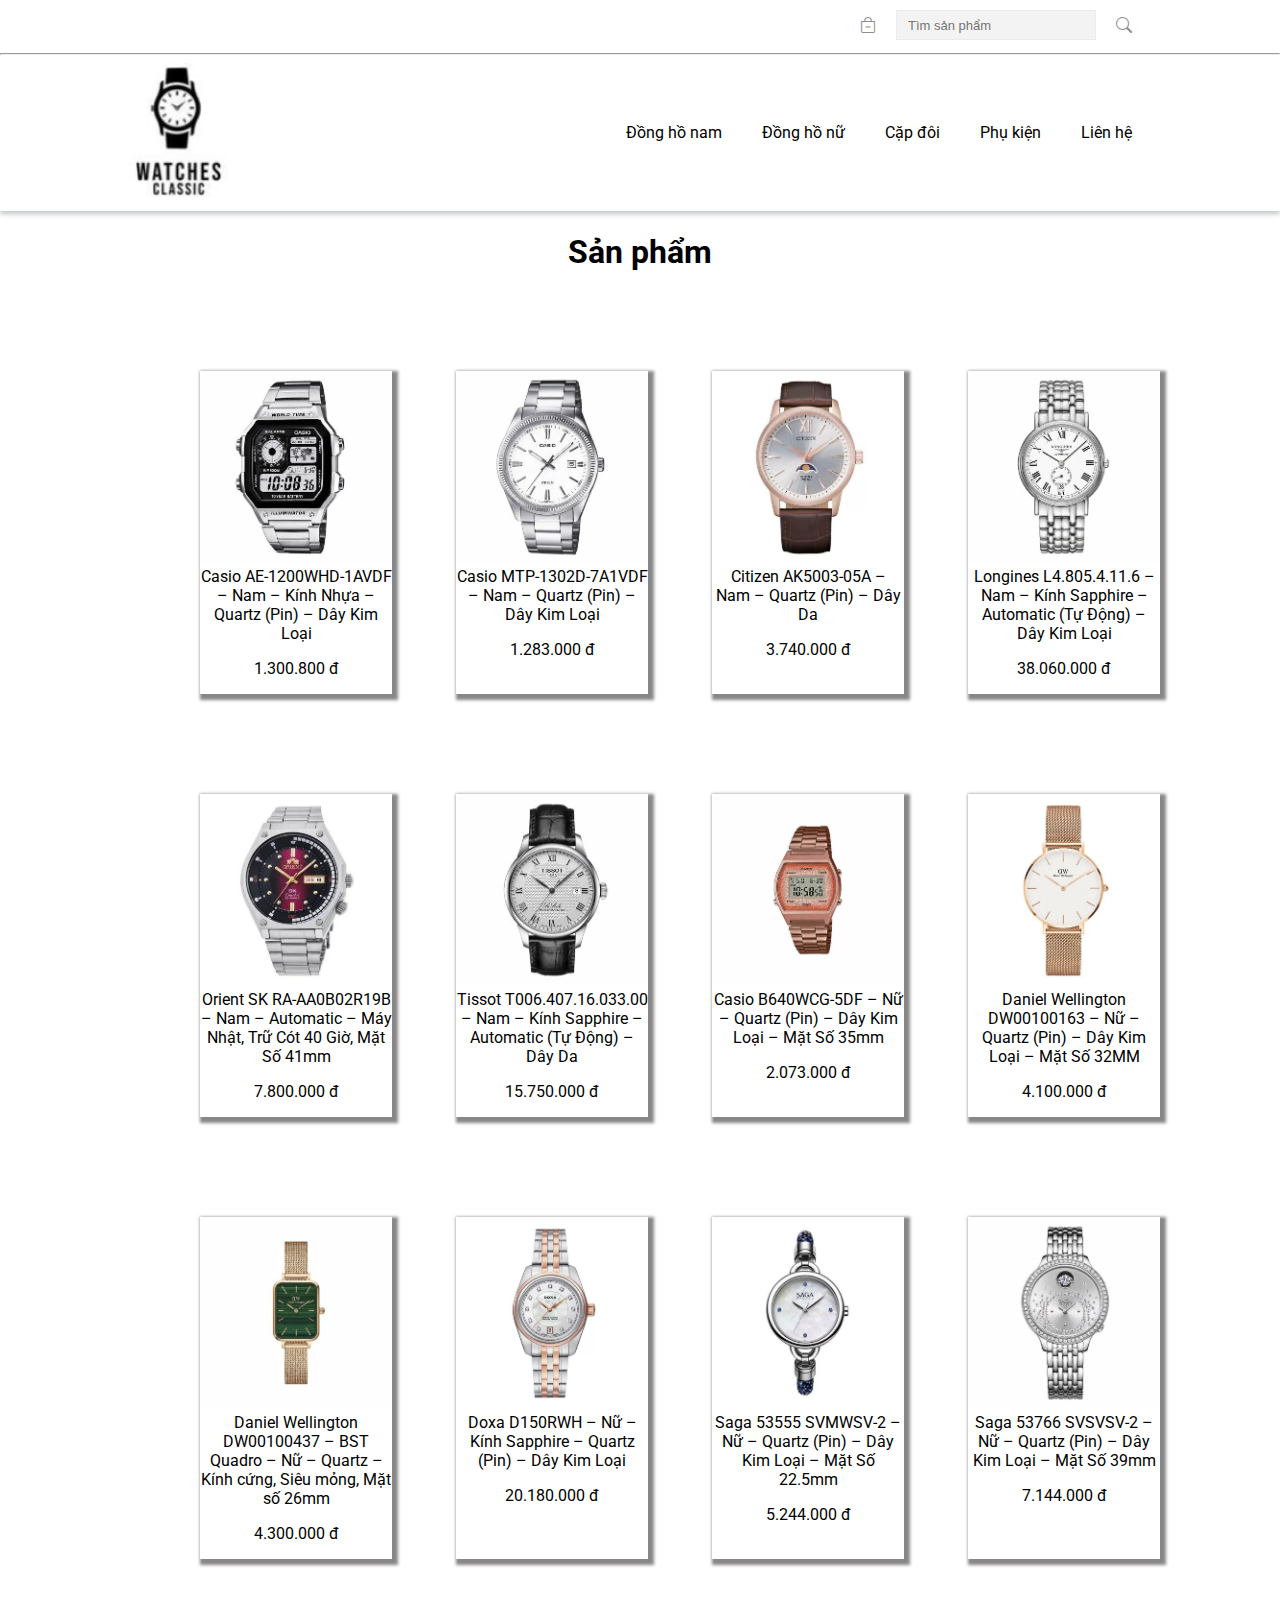
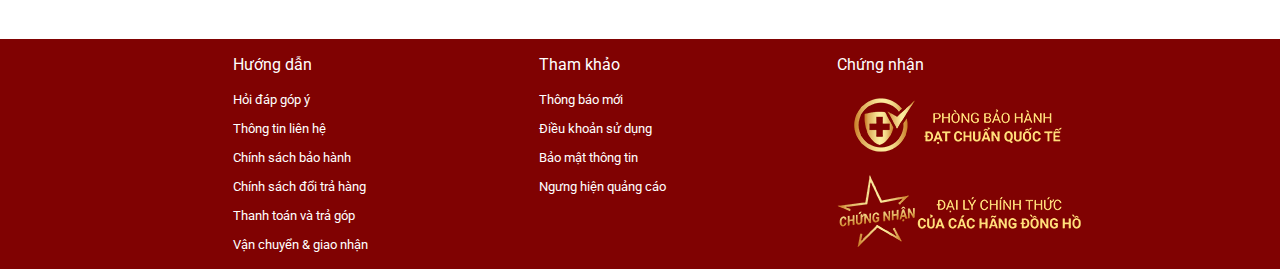
<file: products.html>
<!DOCTYPE html>
<html lang="en">
  <head>
    <meta charset="UTF-8" />
    <meta http-equiv="X-UA-Compatible" content="IE=edge" />
    <meta name="viewport" content="width=device-width, initial-scale=1.0" />
    <title>Document</title>
    <link
      href="https://fonts.googleapis.com/css2?family=Roboto:ital,wght@0,100;0,300;0,400;0,500;0,700;0,900;1,300;1,400;1,500;1,700;1,900&display=swap"
      rel="stylesheet"
    />
    <link
      rel="stylesheet"
      href="https://cdn.jsdelivr.net/npm/bootstrap-icons@1.3.0/font/bootstrap-icons.css"
    />
    <link rel="shortcut icon" href="images/favicon.ico" type="image/x-icon" />
    <link rel="stylesheet" href="css/header-footer.css" />
    <link rel="stylesheet" href="css/products.css" />
  </head>
  <body>
    <div id="wrapper">
      <div id="header">
        <div id="header-content">
          <!-- search -->
          <div id="search">
            <a href="/">
              <i class="bi bi-bag-dash"></i>
            </a>
            <input type="text" placeholder="Tìm sản phẩm " />
            <a href="products.html">
              <i class="bi bi-search"></i>
            </a>
          </div>
          <hr />
          <!-- nav-bar -->
          <div id="main-nav">
            <a href="/" class="logo">
              <img src="images/logo.jpg" class="logo-image" alt="" />
            </a>
            <ul class="nav-menu">
              <li class="nav-item">
                <a href="/products.html">Đồng hồ nam</a>
              </li>
              <li class="nav-item">
                <a href="/products.html">Đồng hồ nữ</a>
              </li>
              <li class="nav-item">
                <a href="/products.html">Cặp đôi</a>
              </li>
              <li class="nav-item">
                <a href="/products.html">Phụ kiện</a>
              </li>
              <li class="nav-item">
                <a href="/contact.html">Liên hệ</a>
              </li>
            </ul>
          </div>
        </div>
      </div>

      <div id="content">
        <h1 class="center">Sản phẩm</h1>
        <div class="hinh1">
          <div class="h1">
            <a href="detail.html"
              ><img src="images/item-1.webp" class="img-item" alt=""
            /></a>
            <a href="detail.html"
              >Casio AE-1200WHD-1AVDF – Nam – Kính Nhựa – Quartz (Pin) – Dây Kim
              Loại</a
            >
            <p class="price">1.300.800 đ</p>
          </div>
          <div class="h1">
            <a href="detail.html"
              ><img src="images/item-2.webp" class="img-item" alt=""
            /></a>
            <a href="detail.html"
              >Casio MTP-1302D-7A1VDF – Nam – Quartz (Pin) – Dây Kim Loại</a
            >
            <p class="price">1.283.000 đ</p>
          </div>
          <div class="h1">
            <a href="detail.html"
              ><img src="images/item-3.webp" class="img-item" alt=""
            /></a>
            <a href="detail.html"
              >Citizen AK5003-05A – Nam – Quartz (Pin) – Dây Da</a
            >

            <p class="price">3.740.000 đ</p>
          </div>
          <div class="h1">
            <a href="detail.html"
              ><img src="images/item-4.webp" class="img-item" alt=""
            /></a>
            <a href="detail.html"
              >Longines L4.805.4.11.6 – Nam – Kính Sapphire – Automatic (Tự
              Động) – Dây Kim Loại</a
            >
            <p class="price">38.060.000 đ</p>
          </div>
        </div>
        <div class="hinh1">
          <div class="h1">
            <a href="detail.html"
              ><img src="images/item-5.webp" class="img-item" alt=""
            /></a>
            <a href="detail.html"
              >Orient SK RA-AA0B02R19B – Nam – Automatic – Máy Nhật, Trữ Cót 40
              Giờ, Mặt Số 41mm</a
            >
            <p class="price">7.800.000 đ</p>
          </div>
          <div class="h1">
            <a href="detail.html"
              ><img src="images/item-6.webp" class="img-item" alt=""
            /></a>
            <a href="detail.html"
              >Tissot T006.407.16.033.00 – Nam – Kính Sapphire – Automatic (Tự
              Động) – Dây Da</a
            >
            <p class="price">15.750.000 đ</p>
          </div>
          <div class="h1">
            <a href="detail.html"
              ><img src="images/item-n-1.webp" class="img-item" alt=""
            /></a>
            <a href="detail.html"
              >Casio B640WCG-5DF – Nữ – Quartz (Pin) – Dây Kim Loại – Mặt Số
              35mm</a
            >
            <p class="price">2.073.000 đ</p>
          </div>
          <div class="h1">
            <a href="detail.html"
              ><img src="images/item-n-2.webp" class="img-item" alt=""
            /></a>
            <a href="detail.html"
              >Daniel Wellington DW00100163 – Nữ – Quartz (Pin) – Dây Kim Loại –
              Mặt Số 32MM</a
            >
            <p class="price">4.100.000 đ</p>
          </div>
        </div>
        <div class="hinh1">
          <div class="h1">
            <a href="detail.html"
              ><img src="images/item-n-3.webp" class="img-item" alt=""
            /></a>
            <a href="detail.html"
              >Daniel Wellington DW00100437 – BST Quadro – Nữ – Quartz – Kính
              cứng, Siêu mỏng, Mặt số 26mm</a
            >
            <p class="price">4.300.000 đ</p>
          </div>
          <div class="h1">
            <a href="detail.html"
              ><img src="images/item-n-4.webp" class="img-item" alt=""
            /></a>
            <a href="detail.html"
              >Doxa D150RWH – Nữ – Kính Sapphire – Quartz (Pin) – Dây Kim
              Loại</a
            >
            <p class="price">20.180.000 đ</p>
          </div>
          <div class="h1">
            <a href="detail.html"
              ><img src="images/item-n-5.webp" class="img-item" alt=""
            /></a>
            <a href="detail.html"
              >Saga 53555 SVMWSV-2 – Nữ – Quartz (Pin) – Dây Kim Loại – Mặt Số
              22.5mm</a
            >
            <p class="price">5.244.000 đ</p>
          </div>
          <div class="h1">
            <a href="detail.html"
              ><img src="images/item-n-6.webp" class="img-item" alt=""
            /></a>
            <a href="detail.html"
              >Saga 53766 SVSVSV-2 – Nữ – Quartz (Pin) – Dây Kim Loại – Mặt Số
              39mm</a
            >
            <p class="price">7.144.000 đ</p>
          </div>
        </div>
      </div>

      <div id="footer">
        <div id="footer-content">
          <div class="intro">
            <ul>
              <li style="margin-bottom: 15px">
                <a style="font-size: 16px" href="">Hướng dẫn</a>
              </li>
              <li><a href="">Hỏi đáp góp ý</a></li>
              <li><a href="">Thông tin liên hệ</a></li>
              <li><a href="">Chính sách bảo hành</a></li>
              <li><a href="">Chính sách đổi trả hàng</a></li>
              <li><a href="">Thanh toán và trả góp</a></li>
              <li><a href="">Vận chuyển & giao nhận</a></li>
            </ul>
          </div>
          <div class="intro">
            <ul>
              <li style="margin-bottom: 15px">
                <a style="font-size: 16px" href="">Tham khảo</a>
              </li>
              <li><a href="">Thông báo mới</a></li>
              <li><a href="">Điều khoản sử dụng</a></li>
              <li><a href="">Bảo mật thông tin</a></li>
              <li><a href="">Ngưng hiện quảng cáo</a></li>
            </ul>
          </div>
          <div class="intro">
            <ul>
              <li style="margin-bottom: 15px">
                <a style="font-size: 16px" href="">Chứng nhận</a>
              </li>
              <li><img src="images/sc-1.webp" alt="" /></li>
              <li><img src="images/sc-2.webp" alt="" /></li>
            </ul>
          </div>
        </div>
      </div>
    </div>
  </body>
</html>
</file>
<file: css/header-footer.css>
body {
  margin: 0;
  padding: 0;
}
a {
  text-decoration: none;
}
#header-content {
  padding: 10px 0;
  width: 100%;
  margin: auto;
  box-shadow: 0 3px 5px rgba(57, 63, 72, 0.3);
}
#search {
  width: 80%;
  margin: auto;
  display: flex;
  justify-content: end;
  align-items: center;
  padding-bottom: 5px;
}

#search i {
  padding: 0 20px;
}
#search a {
  color: #8e8e8e;
}
#search input {
  width: 200px;
  background-color: #f3f3f3;
  border: 1px solid black;
  padding: 2px 11px;
  font-size: 13px;
  border: 1px solid #ebebeb;
  line-height: 24px;
  height: 30px;
  box-sizing: border-box;
}
/* endSearch */

#main-nav {
  width: 80%;
  margin: auto;
  display: flex;
  justify-content: space-between;
  align-items: center;
}
#main-nav a.logo {
  color: #8e8e8e;
  text-decoration: none;
  font-size: xx-large;
  font-size: 16px;
}

.logo-image {
  width: 100px;
}

ul.nav-menu {
  list-style: none;
  display: flex;
}
ul.nav-menu li a {
  color: black;
  margin: 0 20px 0 20px;
}

/* footer */

#footer {
  margin-top: 80px;
  background-color: #800202;
  border-bottom: 1px solid white;
}

#footer-content {
  width: 80%;
  margin: auto;
  display: flex;
  justify-content: space-around;
}

#footer-content ul {
  list-style: none;
}
#footer-content ul li {
  margin-top: 10px;
}
#footer-content ul li a {
  color: white;
  font-size: 13px;
}
</file>
<file: css/home.css>
body {
  margin: 0;
  padding: 0;
  font-family: "Roboto", sans-serif;
}
a {
  text-decoration: none;
}

/* content */
#content {
}
.banner img {
  width: 100%;
}

.products {
  width: 80%;
  margin: auto;
}
.products .title {
  margin-top: 80px;
  display: flex;
  align-items: center;
}
.title {
  text-align: center;
  display: flex;
  flex-direction: row;
}
.title :before,
.title:after {
  content: "";
  flex: 1 1;
  border-bottom: 2px solid #b9b4b4;
  margin: auto;
}
.title:before {
  margin-right: 10px;
}
.title p {
  color: white;
  font-size: 20px;
  background-color: #ff6600;
  margin-right: 30px;
  padding: 5px 20px;
}

.list-items {
  display: flex;
  flex-wrap: wrap;
  text-align: center;
}
.item {
  width: 21%;
  margin: 0 20px;
}
.item a {
  color: black;
}
img.img-item {
  width: 100%;
}
p.price {
  color: #8e8e8e;
  font-size: 12px;
}

p.new-products {
  margin-bottom: 40px;
  text-transform: uppercase;
  display: flex;
  flex-direction: row;
}
p.new-products:before,
p.new-products:after {
  content: "";
  flex: 1 1;
  border-bottom: 2px solid #b9b4b4;
  margin: auto;
}
p.new-products:before {
  margin-right: 10px;
}
p.new-products:after {
  margin-left: 10px;
}

#blogs {
  padding: 50px;
  width: 80%;
  margin: auto;
  display: flex;
  justify-content: space-around;
}
#main-blog {
  width: 60%;
}
#other-blogs {
  width: 35%;
}
p.blog-title {
  margin-bottom: 40px;
  text-transform: uppercase;
  display: flex;
  flex-direction: row;
}
p.blog-title:before,
p.blog-title:after {
  content: "";
  flex: 1 1;
  border-bottom: 2px solid #b9b4b4;
  margin: auto;
}
p.blog-title:before {
  margin-right: 10px;
}
p.blog-title:after {
  margin-left: 10px;
}

.blog-content {
  width: 100%;
  display: flex;
}
.blog-content img {
  width: 45%;
  margin-right: 20px;
}

.blog-content div {
  width: 55%;
}
.blog-content a {
  font-size: 20px;
}
.blog-content p {
  font-size: 12px;
}
p.content {
  text-align: justify;
  font-size: 16px;
}
.btn-more {
  font-size: 15px !important;
  cursor: pointer;
  border: 1px solid #b9b4b4;
  background-color: transparent;
  padding: 5px 20px;
  text-transform: uppercase;
}
.list-blogs {
  background-color: rgba(243, 243, 243, 0.95);
  border-radius: 10px;
  border: 1px dashed;
  padding: 10px 20px;
}
.blog {
  padding: 2px 5px;
}

.blog a {
  font-size: 12px;
}
</file>
<file: css/cart.css>
* {
  margin: 0;
}
#content {
  padding: 30px 0;
  width: 80%;
  margin: auto;
}
.text-center {
  text-align: center;
}
.uppercase-text {
  text-transform: uppercase;
}
.color-gray {
  color: #6f6f6f;
  margin-bottom: 50px;
}

table td {
  padding: 10px 0;
  border-top: 1px solid rgba(0, 0, 0, 0.1);
  border-bottom: 1px solid rgba(0, 0, 0, 0.1);
}
.img-product {
  width: 10%;
}

.btn-cart {
  text-transform: uppercase;
  background-color: #990000;
  color: white;
  padding: 15px 40px;
  border: none;
  outline: none;
  cursor: pointer;
  float: right;
  margin-top: 10px;
}

.bills {
  display: none; /* Hidden by default */
  position: fixed; /* Stay in place */
  z-index: 1; /* Sit on top */
  left: 0;
  top: 0;
  width: 100%; /* Full width */
  height: 100%; /* Full height */
  overflow: auto; /* Enable scroll if needed */
  background-color: rgb(0, 0, 0); /* Fallback color */
  background-color: rgba(0, 0, 0, 0.4); /* Black w/ opacity */
}
.bill-content {
  background-color: #fefefe;
  margin: 15% auto; /* 15% from the top and centered */
  padding: 20px 50px;
  box-sizing: border-box;
  border: 1px solid #888;
  width: 30%; /* Could be more or less, depending on screen size */
  display: flex;
  flex-direction: column;
  justify-content: center;
}
.bill-content input {
  padding: 9px 6px;
  box-sizing: border-box;
  margin-bottom: 10px;
  font-size: 14px;
  line-height: 18px;
  color: #555;
  width: 100%;
}
.info-customer {
  margin-bottom: 10px;
  display: block;
  width: 100%;
}
.btn-send {
  text-transform: uppercase;
  background-color: #990000;
  color: white;
  padding: 15px 40px;
  border: none;
  outline: none;
  cursor: pointer;
  margin-top: 10px;
}
</file>
<file: css/contact.css>
img {
  height: 100%;
}
.text-center {
  text-align: center;
}
.uppercase {
  text-transform: uppercase;
}
#content {
  width: 80%;
  margin: auto;
}
.title {
  margin-top: 50px;
  padding-bottom: 30px;
  border-bottom: 2px solid #cbc3c3;
}

.store {
  width: 100%;
  height: 250px;
  margin: 20px 0;
  display: flex;
  padding: 20px 0;
  border-bottom: 2px solid #cbc3c3;
}
.detail {
  padding: 20px;
}

h2.text-center {
  margin-top: 100px;
  clear: both;
  position: relative;
  text-align: center;
  overflow: hidden;
  text-transform: uppercase;
}
h2.text-center::before {
  content: "";
  display: block;
  border-top: 1px solid #ebebeb;
  width: 100%;
  height: 1px;
  position: absolute;
  top: 50%;
  z-index: 1;
}
h2.text-center span {
  background: #fff;
  padding: 0 20px;
  z-index: 2;
  position: relative;
  display: inline-block;
}

.wrapper-sp-content {
  margin-top: 30px;
  display: flex;
  justify-content: space-around;
}
.column {
  width: 30%;
}
.explain-content {
  padding: 10px;
  text-align: justify;
}
</file>
<file: css/detail.css>
body {
  margin: 0;
  padding: 0;
  font-family: "Roboto", sans-serif;
}
a {
  text-decoration: none;
}

#content {
  width: 80%;
  margin: auto;
}

.product {
  margin: 70px 0;
  /* border: 1px solid; */
  padding: 10px;
}

p.name-product {
  font-size: 17.5px;
  text-transform: uppercase;
  text-align: center;
}

.detail-product {
  margin-top: 50px;
  display: flex;
}

.info-product {
  padding: 30px 10px;
  display: flex;
  flex-direction: column;
}
.price {
  margin: 20px 0;
  font-size: 28px;
  line-height: 1;
  color: #827c7c;
}

.describe {
  text-align: justify;
}

.img-desc {
  width: 100px;
  margin: 20px 20px 50px 0;
}

.btn-add-to-cart {
  background-color: #990000;
  color: white;
  padding: 20px 60px;
  border: none;
  outline: none;
  cursor: pointer;
  text-align: center;
}

/* sản phẩm liên quan  */
.list-items {
  display: flex;
  flex-wrap: wrap;
  text-align: center;
}
.item {
  width: 21%;
  margin: 0 20px;
}
.item a {
  color: black;
}
img.img-item {
  width: 100%;
}
p.price {
  color: #8e8e8e;
  font-size: 12px;
}

p.new-products {
  margin-bottom: 40px;
  text-transform: uppercase;
  display: flex;
  flex-direction: row;
}
p.new-products:before,
p.new-products:after {
  content: "";
  flex: 1 1;
  border-bottom: 2px solid #b9b4b4;
  margin: auto;
}
p.new-products:before {
  margin-right: 10px;
}
p.new-products:after {
  margin-left: 10px;
}

/* đánh giá  */

#show-rate {
  color: #f5a623;
  width: 40%;
  padding: 20px 30px;
  border: 1px solid black;
  display: flex;
  border-radius: 10px;
  justify-content: space-between;
}
.rate-point {
  margin: 0;
  font-weight: bold;
  font-size: 50px;
}
.rate-star {
  display: flex;
  list-style: none;
  padding: 0;
}

.rate-star li {
  cursor: pointer;
}
.rate-star li i {
  font-size: 15px;
}
.rate-bar {
  width: 90%;
}
.bar {
  width: 100%;
  display: flex;
  align-items: center;
}
.point {
  width: 10%;
  font-size: 16px;
  font-weight: 400;
}
.bar-background {
  width: 90%;
  height: 10px;
  border-radius: 5px;
  background-color: #dbd6d6;
  text-align: center;
  color: white;
}
.bar-content {
  height: 10px;
  border-radius: 5px;
  background-color: #f5a623;
}

/* comment  */
#show-comments {
}
.account {
  width: 60%;
  margin: 50px 0;
}
.account small {
  margin: 10px 0;
  display: block;
}
.avatar {
  width: 70px;
}
.comment {
  color: #6f6f6f;
}
.add-comment {
  width: 60%;
}
.add-comment button {
  display: block;
  float: right;
}
.add-comment textarea {
  width: 100%;
  border-radius: 10px;
}
</file>
<file: css/products.css>
body {
  margin: 0;
  padding: 0;
  font-family: "Roboto", sans-serif;
}
.conten {
  width: 0;
  height: 0;
}

.hinh1 {
  display: flex;
  justify-content: space-between;
  text-align: center;
  width: 75%;
  height: 75%;
  margin-left: 200px;
  margin-top: 100px;
}
.h1 {
  width: 20%;
  box-shadow: 3px 3px 3px 3px rgb(136, 134, 134);
}
.h1 img {
  width: 100%;
}
.banner img {
  width: 100%;
  border-bottom: 10px solid black;
  border-top: 50px;
}
a {
  color: #000;
}
.center {
  text-align: center;
}
</file>
